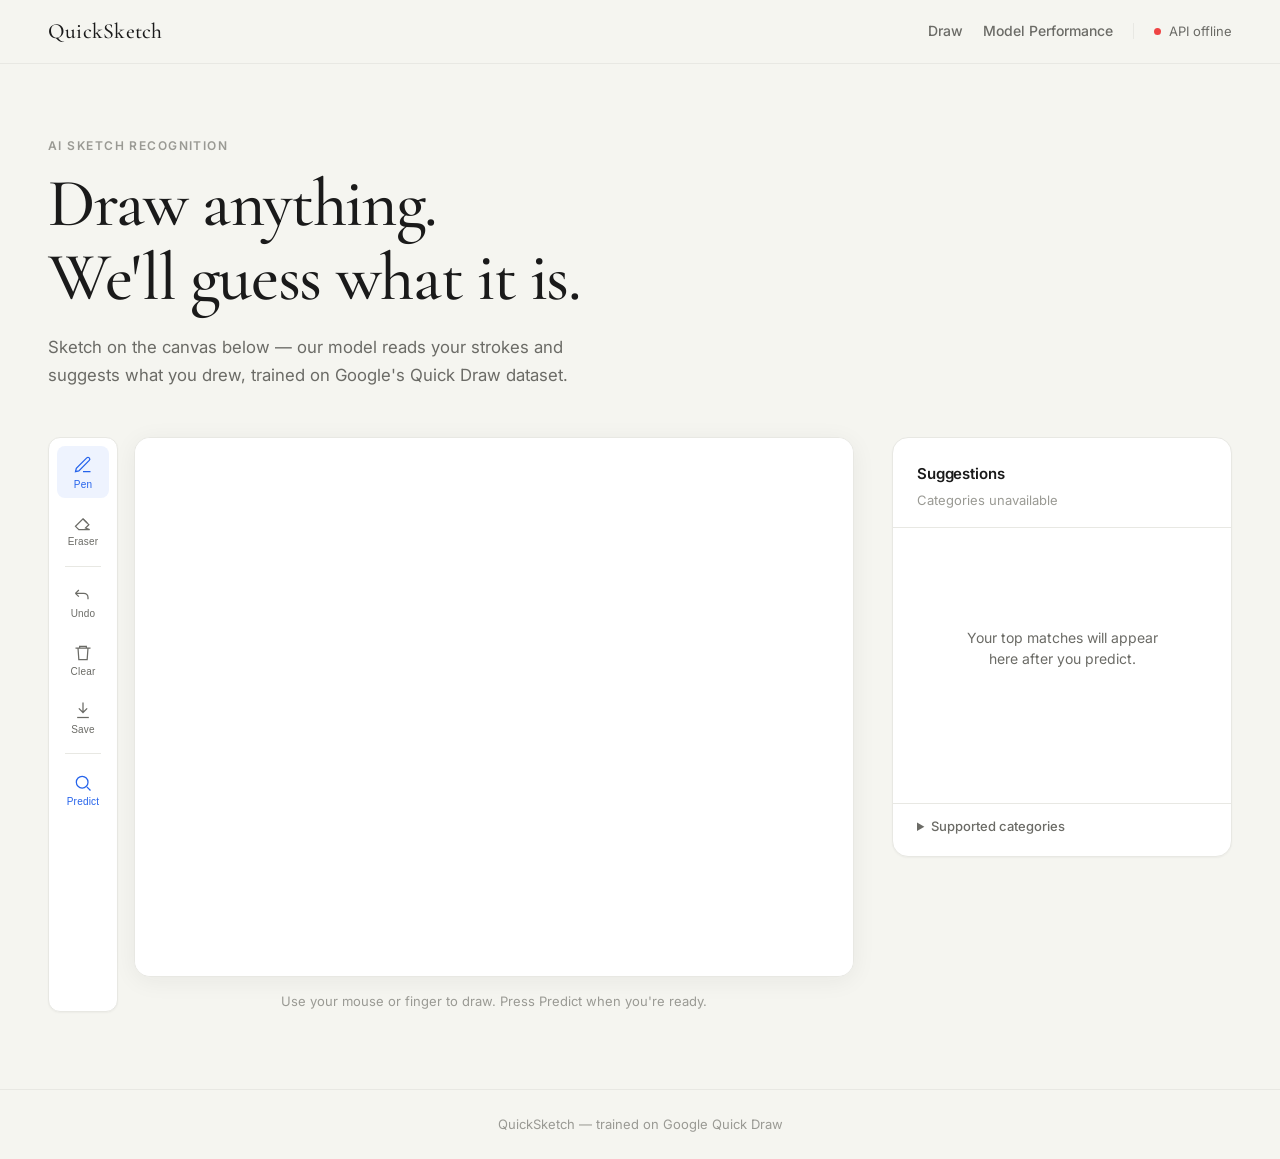
<file: docs/index.html>
<!DOCTYPE html>
<html lang="en">
<head>
  <meta charset="UTF-8">
  <meta name="viewport" content="width=device-width, initial-scale=1.0">
  <title>QuickSketch — AI Sketch Recognition</title>
  <link rel="preconnect" href="https://fonts.googleapis.com">
  <link rel="preconnect" href="https://fonts.gstatic.com" crossorigin>
  <link href="https://fonts.googleapis.com/css2?family=Cormorant+Garamond:ital,wght@0,400;0,500;0,600;1,400&family=Inter:wght@400;500;600&display=swap" rel="stylesheet">
  <link rel="stylesheet" href="css/styles.css">
</head>
<body>
  <header class="nav">
    <a href="index.html" class="nav__brand">QuickSketch</a>
    <nav class="nav__links" aria-label="Site navigation">
      <a href="#workspace" class="nav__link">Draw</a>
      <a href="performance.html" class="nav__link">Model Performance</a>
      <span class="nav__divider" aria-hidden="true"></span>
      <span class="nav__status" id="api-status">
        <span class="status-dot" aria-hidden="true"></span>
        <span class="status-text">Connecting…</span>
      </span>
    </nav>
  </header>

  <main>
    <section class="hero">
      <p class="hero__eyebrow">AI sketch recognition</p>
      <h1 class="hero__title">Draw anything.<br>We'll guess what it is.</h1>
      <p class="hero__subtitle">
        Sketch on the canvas below — our model reads your strokes and suggests
        what you drew, trained on Google's Quick Draw dataset.
      </p>
    </section>

    <section class="workspace" id="workspace">
      <div class="workspace__main">
        <aside class="tool-rail" aria-label="Drawing tools">
          <button type="button" class="tool-btn is-active" data-tool="pen" title="Pen" aria-label="Pen" aria-pressed="true">
            <svg viewBox="0 0 24 24" fill="none" stroke="currentColor" stroke-width="1.5" aria-hidden="true">
              <path d="M12 20h9M16.5 3.5a2.12 2.12 0 0 1 3 3L7 19l-4 1 1-4L16.5 3.5z"/>
            </svg>
            <span class="tool-btn__label">Pen</span>
          </button>
          <button type="button" class="tool-btn" data-tool="eraser" title="Eraser" aria-label="Eraser" aria-pressed="false">
            <svg viewBox="0 0 24 24" fill="none" stroke="currentColor" stroke-width="1.5" aria-hidden="true">
              <path d="M20 20H7L3 16l9-9 7 7-4 4z"/><path d="M12 7l5 5"/>
            </svg>
            <span class="tool-btn__label">Eraser</span>
          </button>
          <div class="tool-rail__divider" aria-hidden="true"></div>
          <button type="button" class="tool-btn" data-action="undo" title="Undo" aria-label="Undo">
            <svg viewBox="0 0 24 24" fill="none" stroke="currentColor" stroke-width="1.5" aria-hidden="true">
              <path d="M3 10h10a5 5 0 0 1 5 5v2"/><path d="M3 10l4-4M3 10l4 4"/>
            </svg>
            <span class="tool-btn__label">Undo</span>
          </button>
          <button type="button" class="tool-btn" data-action="clear" title="Clear canvas" aria-label="Clear canvas">
            <svg viewBox="0 0 24 24" fill="none" stroke="currentColor" stroke-width="1.5" aria-hidden="true">
              <path d="M3 6h18M8 6V4h8v2M6 6l1 14h10l1-14"/>
            </svg>
            <span class="tool-btn__label">Clear</span>
          </button>
          <button type="button" class="tool-btn" data-action="download" title="Download drawing" aria-label="Download drawing">
            <svg viewBox="0 0 24 24" fill="none" stroke="currentColor" stroke-width="1.5" aria-hidden="true">
              <path d="M12 3v12M7 10l5 5 5-5"/><path d="M5 21h14"/>
            </svg>
            <span class="tool-btn__label">Save</span>
          </button>
          <div class="tool-rail__divider" aria-hidden="true"></div>
          <button type="button" class="tool-btn tool-btn--primary" data-action="predict" title="Predict sketch" aria-label="Predict sketch">
            <svg viewBox="0 0 24 24" fill="none" stroke="currentColor" stroke-width="1.5" aria-hidden="true">
              <circle cx="11" cy="11" r="7"/><path d="M21 21l-4.35-4.35"/>
            </svg>
            <span class="tool-btn__label">Predict</span>
          </button>
        </aside>

        <div class="canvas-area">
          <div class="canvas-card">
            <canvas id="sketch-canvas" aria-label="Drawing canvas"></canvas>
          </div>
          <p class="canvas-hint">Use your mouse or finger to draw. Press Predict when you're ready.</p>
        </div>
      </div>

      <aside class="results-panel" aria-live="polite" aria-atomic="true">
        <header class="results-panel__header">
          <h2 class="results-panel__title">Suggestions</h2>
          <p class="results-panel__meta" id="category-count"></p>
        </header>

        <div class="results-panel__body" id="results-body">
          <div class="results-empty" id="results-empty">
            <p>Your top matches will appear here after you predict.</p>
          </div>
          <div class="results-loading is-hidden" id="results-loading" aria-hidden="true">
            <div class="spinner" aria-hidden="true"></div>
            <p>Analyzing your sketch…</p>
          </div>
          <div class="results-error is-hidden" id="results-error" aria-hidden="true">
            <p id="results-error-text">Something went wrong.</p>
            <button type="button" class="btn-text" id="retry-predict">Try again</button>
          </div>
          <ul class="results-list is-hidden" id="results-list" aria-label="Prediction results"></ul>
        </div>

        <footer class="results-panel__footer">
          <details class="categories-details">
            <summary>Supported categories</summary>
            <ul class="categories-list" id="categories-list"></ul>
          </details>
        </footer>
      </aside>
    </section>
  </main>

  <footer class="site-footer">
    <p>QuickSketch &mdash; trained on Google Quick Draw</p>
  </footer>

  <script src="js/canvas.js"></script>
  <script src="js/script.js"></script>
</body>
</html>
</file>
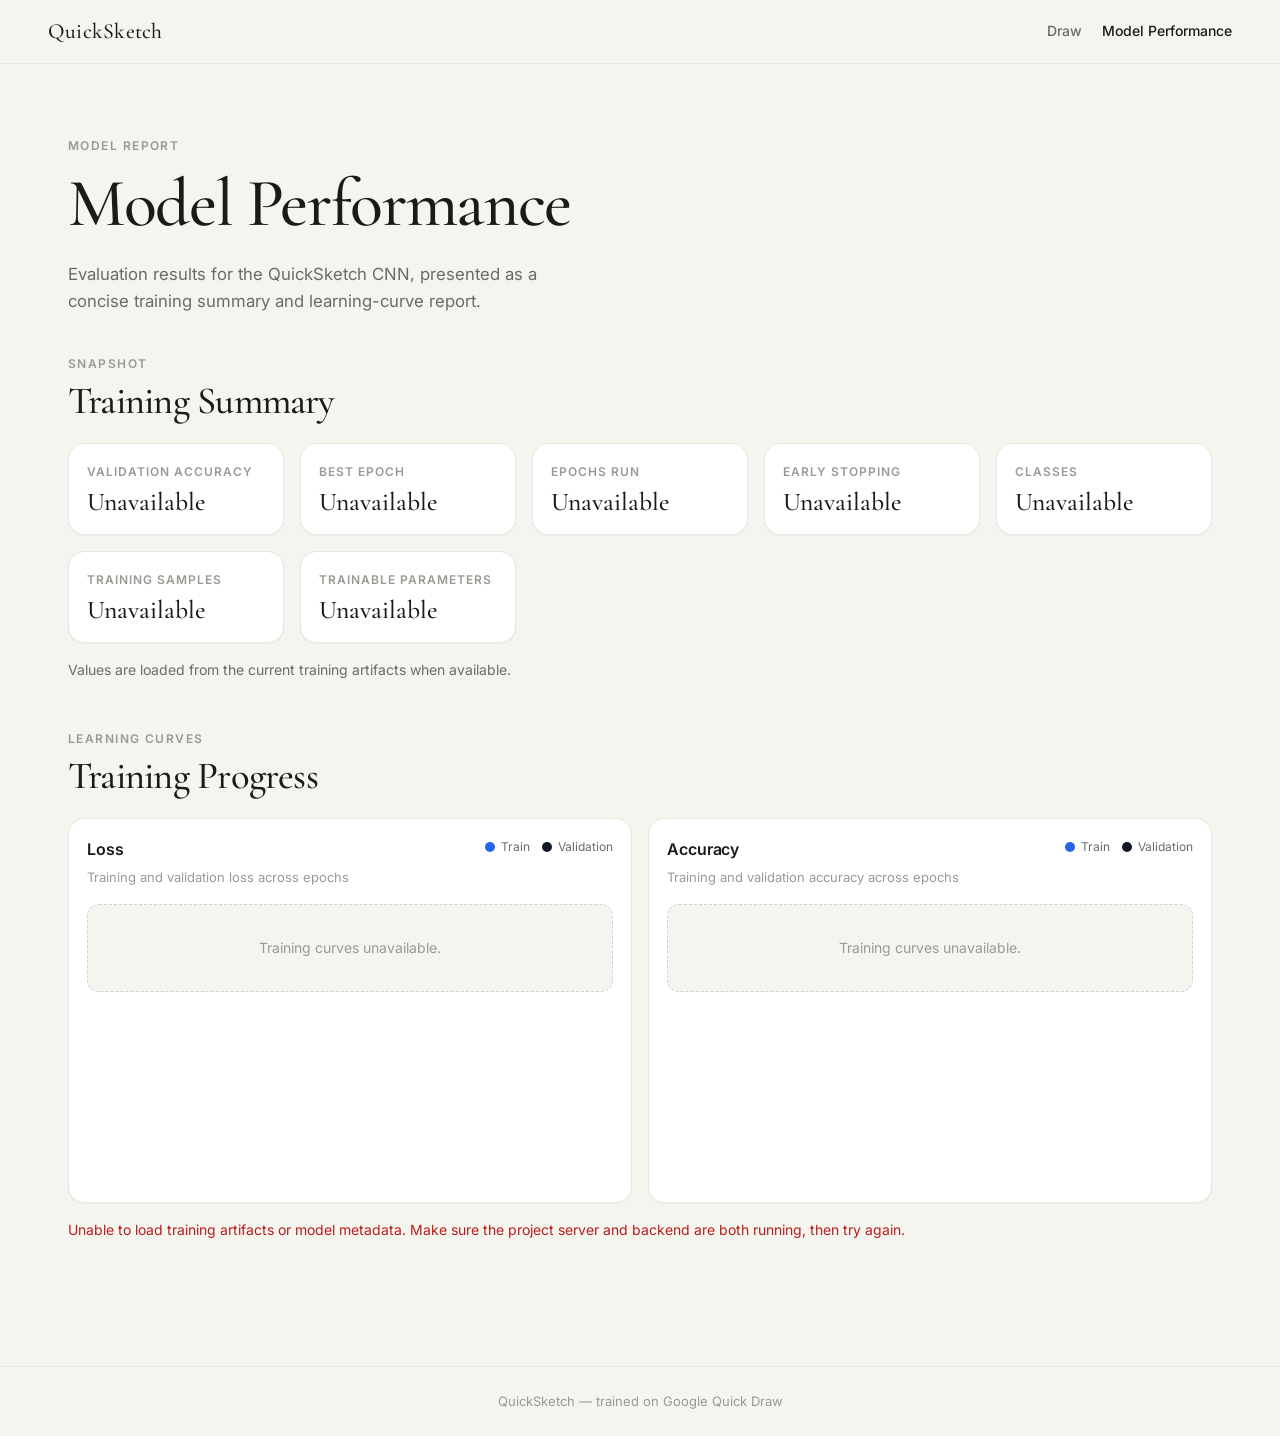
<file: frontend/performance.html>
<!DOCTYPE html>
<html lang="en">
<head>
  <meta charset="UTF-8">
  <meta name="viewport" content="width=device-width, initial-scale=1.0">
  <title>QuickSketch - Model Performance</title>
  <link rel="preconnect" href="https://fonts.googleapis.com">
  <link rel="preconnect" href="https://fonts.gstatic.com" crossorigin>
  <link href="https://fonts.googleapis.com/css2?family=Cormorant+Garamond:ital,wght@0,400;0,500;0,600;1,400&family=Inter:wght@400;500;600&display=swap" rel="stylesheet">
  <link rel="stylesheet" href="css/styles.css">
</head>
<body>
  <header class="nav">
    <a href="index.html" class="nav__brand">QuickSketch</a>
    <nav class="nav__links" aria-label="Site navigation">
      <a href="index.html#workspace" class="nav__link">Draw</a>
      <a href="performance.html" class="nav__link is-active" aria-current="page">Model Performance</a>
    </nav>
  </header>

  <main class="performance-page">
    <section class="hero hero--performance">
      <p class="hero__eyebrow">Model report</p>
      <h1 class="hero__title">Model Performance</h1>
      <p class="hero__subtitle">
        Evaluation results for the QuickSketch CNN, presented as a concise
        training summary and learning-curve report.
      </p>
    </section>

    <section class="report-section" aria-labelledby="summary-heading">
      <div class="section-header">
        <p class="section-header__eyebrow">Snapshot</p>
        <h2 class="section-header__title" id="summary-heading">Training Summary</h2>
      </div>

      <div class="summary-grid" id="summary-grid">
        <article class="summary-card">
          <p class="summary-card__label">Validation Accuracy</p>
          <p class="summary-card__value" data-summary="best_val_accuracy">Loading</p>
        </article>
        <article class="summary-card">
          <p class="summary-card__label">Best Epoch</p>
          <p class="summary-card__value" data-summary="best_epoch">Loading</p>
        </article>
        <article class="summary-card">
          <p class="summary-card__label">Epochs Run</p>
          <p class="summary-card__value" data-summary="num_epochs_run">Loading</p>
        </article>
        <article class="summary-card">
          <p class="summary-card__label">Early Stopping</p>
          <p class="summary-card__value" data-summary="early_stopped">Loading</p>
        </article>
        <article class="summary-card">
          <p class="summary-card__label">Classes</p>
          <p class="summary-card__value" data-summary="num_classes">Loading</p>
        </article>
        <article class="summary-card">
          <p class="summary-card__label">Training Samples</p>
          <p class="summary-card__value" data-summary="training_samples">Loading</p>
        </article>
        <article class="summary-card">
          <p class="summary-card__label">Trainable Parameters</p>
          <p class="summary-card__value" data-summary="trainable_parameters">Loading</p>
        </article>
      </div>

      <p class="report-note" id="summary-note">
        Values are loaded from the current training artifacts when available.
      </p>
    </section>

    <section class="report-section" aria-labelledby="curves-heading">
      <div class="section-header">
        <p class="section-header__eyebrow">Learning curves</p>
        <h2 class="section-header__title" id="curves-heading">Training Progress</h2>
      </div>

      <div class="chart-grid">
        <article class="chart-card">
          <div class="chart-card__header">
            <div>
              <h3 class="chart-card__title">Loss</h3>
              <p class="chart-card__meta">Training and validation loss across epochs</p>
            </div>
            <div class="chart-legend" aria-hidden="true">
              <span class="chart-legend__item"><span class="chart-legend__swatch chart-legend__swatch--train"></span>Train</span>
              <span class="chart-legend__item"><span class="chart-legend__swatch chart-legend__swatch--val"></span>Validation</span>
            </div>
          </div>
          <div class="chart-shell" id="loss-chart" role="img" aria-label="Training and validation loss chart"></div>
        </article>

        <article class="chart-card">
          <div class="chart-card__header">
            <div>
              <h3 class="chart-card__title">Accuracy</h3>
              <p class="chart-card__meta">Training and validation accuracy across epochs</p>
            </div>
            <div class="chart-legend" aria-hidden="true">
              <span class="chart-legend__item"><span class="chart-legend__swatch chart-legend__swatch--train"></span>Train</span>
              <span class="chart-legend__item"><span class="chart-legend__swatch chart-legend__swatch--val"></span>Validation</span>
            </div>
          </div>
          <div class="chart-shell" id="accuracy-chart" role="img" aria-label="Training and validation accuracy chart"></div>
        </article>
      </div>

      <p class="report-note report-note--error is-hidden" id="performance-error" aria-live="polite">
        Unable to load training artifacts.
      </p>
    </section>
  </main>

  <footer class="site-footer">
    <p>QuickSketch &mdash; trained on Google Quick Draw</p>
  </footer>

  <script src="js/performance.js"></script>
</body>
</html>
</file>
<file: docs/css/styles.css>
/* QuickSketch — minimal editorial UI */

:root {
  --bg: #F5F5F0;
  --surface: #FFFFFF;
  --text: #1A1A1A;
  --text-muted: #6B6B66;
  --text-subtle: #9A9A94;
  --accent: #2563EB;
  --accent-hover: #1D4ED8;
  --accent-soft: rgba(37, 99, 235, 0.08);
  --border: #E8E8E3;
  --border-strong: #D4D4CE;
  --shadow-sm: 0 1px 2px rgba(26, 26, 26, 0.04);
  --shadow-md: 0 4px 24px rgba(26, 26, 26, 0.06);
  --radius-sm: 8px;
  --radius-md: 12px;
  --radius-lg: 16px;
  --font-sans: 'Inter', system-ui, -apple-system, sans-serif;
  --font-serif: 'Cormorant Garamond', Georgia, 'Times New Roman', serif;
  --nav-height: 64px;
  --transition: 0.18s ease;
}

*,
*::before,
*::after {
  box-sizing: border-box;
}

html {
  scroll-behavior: smooth;
}

body {
  margin: 0;
  min-height: 100vh;
  font-family: var(--font-sans);
  font-size: 15px;
  line-height: 1.6;
  color: var(--text);
  background: var(--bg);
  -webkit-font-smoothing: antialiased;
}

/* ── Navigation ── */

.nav {
  position: sticky;
  top: 0;
  z-index: 100;
  display: flex;
  align-items: center;
  justify-content: space-between;
  height: var(--nav-height);
  padding: 0 clamp(1.25rem, 4vw, 3rem);
  background: rgba(245, 245, 240, 0.92);
  backdrop-filter: blur(12px);
  border-bottom: 1px solid var(--border);
}

.nav__brand {
  font-family: var(--font-serif);
  font-size: 1.35rem;
  font-weight: 500;
  letter-spacing: 0.01em;
  color: var(--text);
  text-decoration: none;
}

.nav__links {
  display: flex;
  align-items: center;
  gap: 1.25rem;
}

.nav__link {
  font-size: 0.875rem;
  font-weight: 500;
  color: var(--text-muted);
  text-decoration: none;
  transition: color var(--transition);
}

.nav__link:hover {
  color: var(--text);
}

.nav__divider {
  width: 1px;
  height: 16px;
  background: var(--border);
}

.nav__status {
  display: flex;
  align-items: center;
  gap: 0.5rem;
  font-size: 0.8125rem;
  color: var(--text-muted);
}

.status-dot {
  width: 7px;
  height: 7px;
  border-radius: 50%;
  background: var(--text-subtle);
  transition: background var(--transition);
}

.nav__status.is-online .status-dot {
  background: #22C55E;
}

.nav__status.is-offline .status-dot {
  background: #EF4444;
}

/* ── Hero ── */

.hero {
  max-width: 720px;
  padding: clamp(2.5rem, 6vw, 4.5rem) clamp(1.25rem, 4vw, 3rem) clamp(2rem, 4vw, 3rem);
}

.hero__eyebrow {
  margin: 0 0 0.75rem;
  font-size: 0.75rem;
  font-weight: 600;
  letter-spacing: 0.12em;
  text-transform: uppercase;
  color: var(--text-subtle);
}

.hero__title {
  margin: 0 0 1.25rem;
  font-family: var(--font-serif);
  font-size: clamp(2.75rem, 6vw, 4.25rem);
  font-weight: 500;
  line-height: 1.08;
  letter-spacing: -0.02em;
  color: var(--text);
}

.hero__subtitle {
  margin: 0;
  max-width: 520px;
  font-size: 1.05rem;
  line-height: 1.65;
  color: var(--text-muted);
}

.hero--performance {
  max-width: 900px;
  padding-bottom: clamp(1.5rem, 3vw, 2.5rem);
}

.hero-meta {
  display: flex;
  flex-wrap: wrap;
  gap: 0.65rem;
  margin-top: 1.35rem;
}

.hero-meta__item {
  display: inline-flex;
  align-items: center;
  min-height: 34px;
  padding: 0.4rem 0.75rem;
  font-size: 0.8125rem;
  color: var(--text-muted);
  background: rgba(255, 255, 255, 0.68);
  border: 1px solid var(--border);
  border-radius: 999px;
}

/* ── Workspace ── */

.workspace {
  display: grid;
  grid-template-columns: 1fr minmax(280px, 340px);
  gap: clamp(1.5rem, 3vw, 2.5rem);
  align-items: start;
  padding: 0 clamp(1.25rem, 4vw, 3rem) clamp(3rem, 6vw, 5rem);
  max-width: 1400px;
  margin: 0 auto;
}

.workspace__main {
  display: flex;
  gap: 1rem;
  min-width: 0;
}

.performance-page {
  max-width: 1240px;
  margin: 0 auto;
  padding-bottom: clamp(3rem, 6vw, 5rem);
}

.report-section {
  padding: 0 clamp(1.25rem, 4vw, 3rem);
  margin-bottom: clamp(2.5rem, 4vw, 3.5rem);
}

.section-header {
  margin-bottom: 1.35rem;
  max-width: 720px;
}

.section-header__eyebrow {
  margin: 0 0 0.35rem;
  font-size: 0.75rem;
  font-weight: 600;
  letter-spacing: 0.12em;
  text-transform: uppercase;
  color: var(--text-subtle);
}

.section-header__title {
  margin: 0;
  font-family: var(--font-serif);
  font-size: clamp(1.8rem, 3vw, 2.5rem);
  font-weight: 500;
  line-height: 1.15;
  letter-spacing: -0.02em;
}

.summary-grid {
  display: grid;
  grid-template-columns: repeat(auto-fit, minmax(180px, 1fr));
  gap: 1rem;
}

.summary-card,
.chart-card {
  background: var(--surface);
  border: 1px solid var(--border);
  border-radius: var(--radius-lg);
  box-shadow: var(--shadow-sm);
}

.summary-card {
  padding: 1.1rem 1.15rem;
  min-height: 122px;
  display: flex;
  flex-direction: column;
  justify-content: flex-end;
}

.summary-card--placeholder {
  background: rgba(255, 255, 255, 0.7);
}

.summary-card__label {
  margin: 0 0 0.45rem;
  font-size: 0.75rem;
  font-weight: 600;
  letter-spacing: 0.08em;
  text-transform: uppercase;
  color: var(--text-subtle);
}

.summary-card__value {
  margin: 0;
  font-family: var(--font-serif);
  font-size: clamp(1.5rem, 2vw, 2rem);
  font-weight: 500;
  line-height: 1.1;
  color: var(--text);
  text-wrap: balance;
}

.report-note {
  margin: 1rem 0 0;
  font-size: 0.875rem;
  color: var(--text-muted);
}

.report-note--error {
  color: #B91C1C;
}

.chart-grid {
  display: grid;
  grid-template-columns: repeat(auto-fit, minmax(320px, 1fr));
  gap: 1rem;
}

.artifact-card {
  padding: 1.15rem;
  background: var(--surface);
  border: 1px solid var(--border);
  border-radius: var(--radius-lg);
  box-shadow: var(--shadow-sm);
}

.artifact-card__header {
  margin-bottom: 1rem;
}

.artifact-card__title {
  margin: 0;
  font-size: 1rem;
  font-weight: 600;
  letter-spacing: -0.01em;
}

.artifact-card__meta {
  margin: 0.25rem 0 0;
  font-size: 0.8125rem;
  color: var(--text-subtle);
}

.chart-card {
  padding: 1.15rem;
  min-width: 0;
}

.chart-card__header {
  display: flex;
  align-items: flex-start;
  justify-content: space-between;
  gap: 1rem;
  margin-bottom: 1rem;
}

.chart-card__title {
  margin: 0;
  font-size: 1rem;
  font-weight: 600;
  letter-spacing: -0.01em;
}

.chart-card__meta {
  margin: 0.25rem 0 0;
  font-size: 0.8125rem;
  color: var(--text-subtle);
}

.chart-legend {
  display: flex;
  flex-wrap: wrap;
  justify-content: flex-end;
  gap: 0.75rem;
  font-size: 0.75rem;
  color: var(--text-muted);
}

.chart-legend__item {
  display: inline-flex;
  align-items: center;
  gap: 0.35rem;
}

.chart-legend__swatch {
  width: 10px;
  height: 10px;
  border-radius: 50%;
}

.chart-legend__swatch--train {
  background: var(--accent);
}

.chart-legend__swatch--val {
  background: #111827;
}

.chart-shell {
  min-height: 280px;
}

.chart-shell__empty {
  margin: 0;
  padding: 2rem 1rem;
  text-align: center;
  font-size: 0.875rem;
  color: var(--text-subtle);
  background: var(--bg);
  border: 1px dashed var(--border-strong);
  border-radius: var(--radius-md);
}

.chart-svg {
  display: block;
  width: 100%;
  height: auto;
}

.matrix-figure {
  margin: 0;
}

.matrix-image {
  display: block;
  width: 100%;
  height: auto;
  background: var(--bg);
  border: 1px solid var(--border);
  border-radius: var(--radius-md);
}

.matrix-caption {
  margin-top: 0.875rem;
  font-size: 0.875rem;
  color: var(--text-muted);
}

.metrics-table-wrap {
  overflow-x: auto;
  border: 1px solid var(--border);
  border-radius: var(--radius-md);
  background: var(--surface);
}

.metrics-table {
  width: 100%;
  border-collapse: collapse;
  min-width: 640px;
  background: var(--surface);
}

.metrics-table th,
.metrics-table td {
  padding: 0.85rem 1rem;
  border-bottom: 1px solid var(--border);
  text-align: left;
  font-size: 0.875rem;
  white-space: nowrap;
  font-variant-numeric: tabular-nums;
}

.metrics-table thead th {
  font-size: 0.75rem;
  font-weight: 600;
  letter-spacing: 0.08em;
  text-transform: uppercase;
  color: var(--text-subtle);
  background: rgba(245, 245, 240, 0.65);
}

.metrics-table tbody th {
  font-weight: 600;
  color: var(--text);
}

.metrics-table tbody tr:hover {
  background: rgba(245, 245, 240, 0.55);
}

.metrics-table tbody tr:last-child th,
.metrics-table tbody tr:last-child td {
  border-bottom: none;
}

.metrics-table__empty {
  text-align: center;
  color: var(--text-subtle);
}

.insight-grid {
  display: grid;
  grid-template-columns: repeat(auto-fit, minmax(240px, 1fr));
  gap: 1rem;
}

.insight-card {
  padding: 1.1rem 1.15rem;
  background: var(--surface);
  border: 1px solid var(--border);
  border-radius: var(--radius-lg);
  box-shadow: var(--shadow-sm);
  min-height: 180px;
}

.insight-card--placeholder {
  background: rgba(255, 255, 255, 0.7);
}

.insight-card__eyebrow {
  margin: 0 0 0.4rem;
  font-size: 0.72rem;
  font-weight: 600;
  letter-spacing: 0.1em;
  text-transform: uppercase;
  color: var(--text-subtle);
}

.insight-card__title {
  margin: 0 0 0.5rem;
  font-family: var(--font-serif);
  font-size: 1.3rem;
  font-weight: 500;
  line-height: 1.15;
  letter-spacing: -0.01em;
}

.insight-card__body {
  margin: 0;
  font-size: 0.875rem;
  color: var(--text-muted);
}

.performance-body .nav__links {
  gap: 1rem;
}

.chart-plot {
  fill: var(--bg);
  stroke: none;
}

.chart-grid-line {
  stroke: var(--border);
  stroke-width: 1;
}

.chart-axis-line,
.chart-axis-tick {
  stroke: var(--border-strong);
  stroke-width: 1;
}

.chart-axis-label {
  fill: var(--text-subtle);
  font-size: 11px;
  font-family: var(--font-sans);
}

.chart-line {
  fill: none;
  stroke-width: 2.5;
  stroke-linecap: round;
  stroke-linejoin: round;
}

.chart-line--train,
.chart-point--train {
  stroke: var(--accent);
  fill: var(--accent);
}

.chart-line--val,
.chart-point--val {
  stroke: #111827;
  fill: #111827;
}

.nav__link.is-active {
  color: var(--text);
}

/* ── Tool rail ── */

.tool-rail {
  display: flex;
  flex-direction: column;
  gap: 0.35rem;
  flex-shrink: 0;
  padding: 0.5rem;
  background: var(--surface);
  border: 1px solid var(--border);
  border-radius: var(--radius-md);
  box-shadow: var(--shadow-sm);
}

.tool-btn {
  display: flex;
  flex-direction: column;
  align-items: center;
  justify-content: center;
  gap: 0.2rem;
  width: 52px;
  height: 52px;
  padding: 0.4rem;
  border: none;
  border-radius: var(--radius-sm);
  background: transparent;
  color: var(--text-muted);
  cursor: pointer;
  transition: background var(--transition), color var(--transition);
}

.tool-btn svg {
  width: 20px;
  height: 20px;
}

.tool-btn__label {
  font-size: 0.625rem;
  font-weight: 500;
  letter-spacing: 0.02em;
}

.tool-btn:hover {
  background: var(--bg);
  color: var(--text);
}

.tool-btn.is-active {
  background: var(--accent-soft);
  color: var(--accent);
}

.tool-btn--primary {
  color: var(--accent);
}

.tool-btn--primary:hover {
  background: var(--accent-soft);
}

.tool-btn:disabled {
  opacity: 0.4;
  cursor: not-allowed;
}

.tool-rail__divider {
  height: 1px;
  margin: 0.25rem 0.5rem;
  background: var(--border);
}

/* ── Canvas area ── */

.canvas-area {
  flex: 1;
  min-width: 0;
}

.canvas-card {
  position: relative;
  background: var(--surface);
  border: 1px solid var(--border);
  border-radius: var(--radius-lg);
  box-shadow: var(--shadow-md);
  overflow: hidden;
  aspect-ratio: 4 / 3;
  max-height: min(72vh, 640px);
}

#sketch-canvas {
  display: block;
  width: 100%;
  height: 100%;
  touch-action: none;
  cursor: url("data:image/svg+xml,%3Csvg xmlns='http://www.w3.org/2000/svg' width='24' height='24' viewBox='0 0 24 24'%3E%3Ccircle cx='12' cy='12' r='3' fill='none' stroke='%23FFFFFF' stroke-width='3'/%3E%3Ccircle cx='12' cy='12' r='3' fill='none' stroke='%231A1A1A' stroke-width='1.5'/%3E%3Cpath d='M12 1.5v7M12 16.5v6M1.5 12h7M16.5 12h6' stroke='%23FFFFFF' stroke-width='3' stroke-linecap='round'/%3E%3Cpath d='M12 1.5v7M12 16.5v6M1.5 12h7M16.5 12h6' stroke='%231A1A1A' stroke-width='1.5' stroke-linecap='round'/%3E%3C/svg%3E") 12 12, crosshair;
}

.canvas-card.is-eraser #sketch-canvas {
  cursor: url("data:image/svg+xml,%3Csvg xmlns='http://www.w3.org/2000/svg' width='28' height='28' viewBox='0 0 28 28'%3E%3Ccircle cx='14' cy='14' r='8' fill='none' stroke='%23FFFFFF' stroke-width='3'/%3E%3Ccircle cx='14' cy='14' r='8' fill='none' stroke='%231A1A1A' stroke-width='1.5'/%3E%3Cpath d='M14 4v4M14 20v4M4 14h4M20 14h4' stroke='%23FFFFFF' stroke-width='3' stroke-linecap='round'/%3E%3Cpath d='M14 4v4M14 20v4M4 14h4M20 14h4' stroke='%231A1A1A' stroke-width='1.5' stroke-linecap='round'/%3E%3C/svg%3E") 14 14, cell;
}

.canvas-hint {
  margin: 0.875rem 0 0;
  font-size: 0.8125rem;
  color: var(--text-subtle);
  text-align: center;
}

/* ── Results panel ── */

.results-panel {
  display: flex;
  flex-direction: column;
  min-height: 420px;
  background: var(--surface);
  border: 1px solid var(--border);
  border-radius: var(--radius-lg);
  box-shadow: var(--shadow-sm);
  overflow: hidden;
}

.results-panel__header {
  padding: 1.5rem 1.5rem 1rem;
  border-bottom: 1px solid var(--border);
}

.results-panel__title {
  margin: 0;
  font-size: 0.9375rem;
  font-weight: 600;
  letter-spacing: -0.01em;
}

.results-panel__meta {
  margin: 0.25rem 0 0;
  font-size: 0.8125rem;
  color: var(--text-subtle);
}

.results-panel__body {
  flex: 1;
  padding: 1.25rem 1.5rem;
}

.results-panel__footer {
  padding: 0.75rem 1.5rem 1.25rem;
  border-top: 1px solid var(--border);
}

.results-empty,
.results-loading,
.results-error {
  display: flex;
  flex-direction: column;
  align-items: center;
  justify-content: center;
  gap: 0.75rem;
  min-height: 200px;
  text-align: center;
}

.results-empty p,
.results-loading p,
.results-error p {
  margin: 0;
  font-size: 0.875rem;
  color: var(--text-muted);
  max-width: 220px;
  line-height: 1.55;
}

.results-error p {
  color: #B91C1C;
}

.is-hidden {
  display: none !important;
}

/* Spinner */

.spinner {
  width: 28px;
  height: 28px;
  border: 2px solid var(--border);
  border-top-color: var(--accent);
  border-radius: 50%;
  animation: spin 0.7s linear infinite;
}

@keyframes spin {
  to { transform: rotate(360deg); }
}

/* Result cards */

.results-list {
  list-style: none;
  margin: 0;
  padding: 0;
  display: flex;
  flex-direction: column;
  gap: 0.75rem;
}

.result-card {
  padding: 1rem 1.125rem;
  background: var(--bg);
  border: 1px solid var(--border);
  border-radius: var(--radius-md);
  transition: border-color var(--transition);
}

.result-card:first-child {
  border-color: var(--border-strong);
  background: var(--surface);
}

.result-card__rank {
  display: block;
  margin-bottom: 0.35rem;
  font-size: 0.6875rem;
  font-weight: 600;
  letter-spacing: 0.08em;
  text-transform: uppercase;
  color: var(--text-subtle);
}

.result-card:first-child .result-card__rank {
  color: var(--accent);
}

.result-card__row {
  display: flex;
  align-items: baseline;
  justify-content: space-between;
  gap: 0.75rem;
  margin-bottom: 0.625rem;
}

.result-card__name {
  font-family: var(--font-serif);
  font-size: 1.35rem;
  font-weight: 500;
  line-height: 1.2;
  text-transform: capitalize;
}

.result-card__confidence {
  font-size: 0.875rem;
  font-weight: 600;
  color: var(--text-muted);
  font-variant-numeric: tabular-nums;
}

.result-card__bar {
  height: 4px;
  background: var(--border);
  border-radius: 2px;
  overflow: hidden;
}

.result-card__bar-fill {
  height: 100%;
  background: var(--accent);
  border-radius: 2px;
  transition: width 0.4s ease;
}

.result-card:not(:first-child) .result-card__bar-fill {
  background: var(--text-subtle);
}

/* Categories */

.categories-details {
  font-size: 0.8125rem;
  color: var(--text-muted);
}

.categories-details summary {
  cursor: pointer;
  font-weight: 500;
  color: var(--text-muted);
  transition: color var(--transition);
  user-select: none;
}

.categories-details summary:hover {
  color: var(--text);
}

.categories-details[open] summary {
  margin-bottom: 0.75rem;
  color: var(--text);
}

.categories-list {
  display: flex;
  flex-wrap: wrap;
  gap: 0.4rem;
  list-style: none;
  margin: 0;
  padding: 0;
}

.category-chip {
  padding: 0.2rem 0.6rem;
  font-size: 0.75rem;
  color: var(--text-muted);
  background: var(--bg);
  border: 1px solid var(--border);
  border-radius: 100px;
  text-transform: capitalize;
}

/* Buttons */

.btn-text {
  padding: 0;
  border: none;
  background: none;
  font-family: inherit;
  font-size: 0.8125rem;
  font-weight: 500;
  color: var(--accent);
  cursor: pointer;
  text-decoration: underline;
  text-underline-offset: 2px;
}

.btn-text:hover {
  color: var(--accent-hover);
}

/* ── Footer ── */

.site-footer {
  padding: 1.5rem clamp(1.25rem, 4vw, 3rem);
  border-top: 1px solid var(--border);
  text-align: center;
}

.site-footer p {
  margin: 0;
  font-size: 0.8125rem;
  color: var(--text-subtle);
}

/* ── Responsive ── */

@media (max-width: 1024px) {
  .performance-page {
    padding-bottom: 3rem;
  }

  .workspace {
    grid-template-columns: 1fr;
  }

  .results-panel {
    min-height: auto;
  }

  .summary-grid {
    grid-template-columns: repeat(2, minmax(0, 1fr));
  }
}

@media (max-width: 640px) {
  .performance-body .nav {
    height: auto;
    min-height: var(--nav-height);
    padding-top: 0.85rem;
    padding-bottom: 0.85rem;
    align-items: flex-start;
    gap: 0.75rem;
  }

  .performance-body .nav__links {
    display: flex;
    flex-wrap: wrap;
    justify-content: flex-end;
    row-gap: 0.45rem;
  }

  .performance-body .nav__link {
    display: inline-flex;
  }

  .workspace__main {
    flex-direction: column;
  }

  .chart-card__header {
    flex-direction: column;
  }

  .chart-legend {
    justify-content: flex-start;
  }

  .hero-meta {
    gap: 0.5rem;
  }

  .hero-meta__item {
    width: 100%;
    justify-content: center;
  }

  .summary-grid {
    grid-template-columns: 1fr;
  }

  .summary-card {
    min-height: auto;
  }

  .insight-grid {
    grid-template-columns: 1fr;
  }

  .insight-card {
    min-height: auto;
  }

  .metrics-table {
    min-width: 560px;
  }

  .tool-rail {
    flex-direction: row;
    flex-wrap: wrap;
    justify-content: center;
    width: 100%;
  }

  .tool-rail__divider {
    display: none;
  }

  .tool-btn {
    width: 48px;
    height: 48px;
  }

  body:not(.performance-body) .nav__link {
    display: none;
  }

  body:not(.performance-body) .nav__divider {
    display: none;
  }

  .canvas-card {
    aspect-ratio: 1;
    max-height: none;
  }
}
</file>
<file: frontend/css/styles.css>
/* QuickSketch — minimal editorial UI */

:root {
  --bg: #F5F5F0;
  --surface: #FFFFFF;
  --text: #1A1A1A;
  --text-muted: #6B6B66;
  --text-subtle: #9A9A94;
  --accent: #2563EB;
  --accent-hover: #1D4ED8;
  --accent-soft: rgba(37, 99, 235, 0.08);
  --border: #E8E8E3;
  --border-strong: #D4D4CE;
  --shadow-sm: 0 1px 2px rgba(26, 26, 26, 0.04);
  --shadow-md: 0 4px 24px rgba(26, 26, 26, 0.06);
  --radius-sm: 8px;
  --radius-md: 12px;
  --radius-lg: 16px;
  --font-sans: 'Inter', system-ui, -apple-system, sans-serif;
  --font-serif: 'Cormorant Garamond', Georgia, 'Times New Roman', serif;
  --nav-height: 64px;
  --transition: 0.18s ease;
}

*,
*::before,
*::after {
  box-sizing: border-box;
}

html {
  scroll-behavior: smooth;
}

body {
  margin: 0;
  min-height: 100vh;
  font-family: var(--font-sans);
  font-size: 15px;
  line-height: 1.6;
  color: var(--text);
  background: var(--bg);
  -webkit-font-smoothing: antialiased;
}

/* ── Navigation ── */

.nav {
  position: sticky;
  top: 0;
  z-index: 100;
  display: flex;
  align-items: center;
  justify-content: space-between;
  height: var(--nav-height);
  padding: 0 clamp(1.25rem, 4vw, 3rem);
  background: rgba(245, 245, 240, 0.92);
  backdrop-filter: blur(12px);
  border-bottom: 1px solid var(--border);
}

.nav__brand {
  font-family: var(--font-serif);
  font-size: 1.35rem;
  font-weight: 500;
  letter-spacing: 0.01em;
  color: var(--text);
  text-decoration: none;
}

.nav__links {
  display: flex;
  align-items: center;
  gap: 1.25rem;
}

.nav__link {
  font-size: 0.875rem;
  font-weight: 500;
  color: var(--text-muted);
  text-decoration: none;
  transition: color var(--transition);
}

.nav__link:hover {
  color: var(--text);
}

.nav__divider {
  width: 1px;
  height: 16px;
  background: var(--border);
}

.nav__status {
  display: flex;
  align-items: center;
  gap: 0.5rem;
  font-size: 0.8125rem;
  color: var(--text-muted);
}

.status-dot {
  width: 7px;
  height: 7px;
  border-radius: 50%;
  background: var(--text-subtle);
  transition: background var(--transition);
}

.nav__status.is-online .status-dot {
  background: #22C55E;
}

.nav__status.is-offline .status-dot {
  background: #EF4444;
}

/* ── Hero ── */

.hero {
  max-width: 720px;
  padding: clamp(2.5rem, 6vw, 4.5rem) clamp(1.25rem, 4vw, 3rem) clamp(2rem, 4vw, 3rem);
}

.hero__eyebrow {
  margin: 0 0 0.75rem;
  font-size: 0.75rem;
  font-weight: 600;
  letter-spacing: 0.12em;
  text-transform: uppercase;
  color: var(--text-subtle);
}

.hero__title {
  margin: 0 0 1.25rem;
  font-family: var(--font-serif);
  font-size: clamp(2.75rem, 6vw, 4.25rem);
  font-weight: 500;
  line-height: 1.08;
  letter-spacing: -0.02em;
  color: var(--text);
}

.hero__subtitle {
  margin: 0;
  max-width: 520px;
  font-size: 1.05rem;
  line-height: 1.65;
  color: var(--text-muted);
}

.hero--performance {
  max-width: 900px;
  padding-bottom: clamp(1.5rem, 3vw, 2.5rem);
}

/* ── Workspace ── */

.workspace {
  display: grid;
  grid-template-columns: 1fr minmax(280px, 340px);
  gap: clamp(1.5rem, 3vw, 2.5rem);
  align-items: start;
  padding: 0 clamp(1.25rem, 4vw, 3rem) clamp(3rem, 6vw, 5rem);
  max-width: 1400px;
  margin: 0 auto;
}

.workspace__main {
  display: flex;
  gap: 1rem;
  min-width: 0;
}

.performance-page {
  max-width: 1240px;
  margin: 0 auto;
  padding-bottom: clamp(3rem, 6vw, 5rem);
}

.report-section {
  padding: 0 clamp(1.25rem, 4vw, 3rem);
  margin-bottom: clamp(2rem, 4vw, 3rem);
}

.section-header {
  margin-bottom: 1.25rem;
}

.section-header__eyebrow {
  margin: 0 0 0.35rem;
  font-size: 0.75rem;
  font-weight: 600;
  letter-spacing: 0.12em;
  text-transform: uppercase;
  color: var(--text-subtle);
}

.section-header__title {
  margin: 0;
  font-family: var(--font-serif);
  font-size: clamp(1.8rem, 3vw, 2.5rem);
  font-weight: 500;
  line-height: 1.15;
  letter-spacing: -0.02em;
}

.summary-grid {
  display: grid;
  grid-template-columns: repeat(auto-fit, minmax(180px, 1fr));
  gap: 1rem;
}

.summary-card,
.chart-card {
  background: var(--surface);
  border: 1px solid var(--border);
  border-radius: var(--radius-lg);
  box-shadow: var(--shadow-sm);
}

.summary-card {
  padding: 1.1rem 1.15rem;
}

.summary-card--placeholder {
  background: rgba(255, 255, 255, 0.7);
}

.summary-card__label {
  margin: 0 0 0.45rem;
  font-size: 0.75rem;
  font-weight: 600;
  letter-spacing: 0.08em;
  text-transform: uppercase;
  color: var(--text-subtle);
}

.summary-card__value {
  margin: 0;
  font-family: var(--font-serif);
  font-size: clamp(1.5rem, 2vw, 2rem);
  font-weight: 500;
  line-height: 1.1;
  color: var(--text);
}

.report-note {
  margin: 1rem 0 0;
  font-size: 0.875rem;
  color: var(--text-muted);
}

.report-note--error {
  color: #B91C1C;
}

.chart-grid {
  display: grid;
  grid-template-columns: repeat(auto-fit, minmax(320px, 1fr));
  gap: 1rem;
}

.chart-card {
  padding: 1.15rem;
}

.chart-card__header {
  display: flex;
  align-items: flex-start;
  justify-content: space-between;
  gap: 1rem;
  margin-bottom: 1rem;
}

.chart-card__title {
  margin: 0;
  font-size: 1rem;
  font-weight: 600;
  letter-spacing: -0.01em;
}

.chart-card__meta {
  margin: 0.25rem 0 0;
  font-size: 0.8125rem;
  color: var(--text-subtle);
}

.chart-legend {
  display: flex;
  flex-wrap: wrap;
  justify-content: flex-end;
  gap: 0.75rem;
  font-size: 0.75rem;
  color: var(--text-muted);
}

.chart-legend__item {
  display: inline-flex;
  align-items: center;
  gap: 0.35rem;
}

.chart-legend__swatch {
  width: 10px;
  height: 10px;
  border-radius: 50%;
}

.chart-legend__swatch--train {
  background: var(--accent);
}

.chart-legend__swatch--val {
  background: #111827;
}

.chart-shell {
  min-height: 280px;
}

.chart-shell__empty {
  margin: 0;
  padding: 2rem 1rem;
  text-align: center;
  font-size: 0.875rem;
  color: var(--text-subtle);
  background: var(--bg);
  border: 1px dashed var(--border-strong);
  border-radius: var(--radius-md);
}

.chart-svg {
  display: block;
  width: 100%;
  height: auto;
}

.chart-plot {
  fill: var(--bg);
  stroke: none;
}

.chart-grid-line {
  stroke: var(--border);
  stroke-width: 1;
}

.chart-axis-line,
.chart-axis-tick {
  stroke: var(--border-strong);
  stroke-width: 1;
}

.chart-axis-label {
  fill: var(--text-subtle);
  font-size: 11px;
  font-family: var(--font-sans);
}

.chart-line {
  fill: none;
  stroke-width: 2.5;
  stroke-linecap: round;
  stroke-linejoin: round;
}

.chart-line--train,
.chart-point--train {
  stroke: var(--accent);
  fill: var(--accent);
}

.chart-line--val,
.chart-point--val {
  stroke: #111827;
  fill: #111827;
}

.nav__link.is-active {
  color: var(--text);
}

/* ── Tool rail ── */

.tool-rail {
  display: flex;
  flex-direction: column;
  gap: 0.35rem;
  flex-shrink: 0;
  padding: 0.5rem;
  background: var(--surface);
  border: 1px solid var(--border);
  border-radius: var(--radius-md);
  box-shadow: var(--shadow-sm);
}

.tool-btn {
  display: flex;
  flex-direction: column;
  align-items: center;
  justify-content: center;
  gap: 0.2rem;
  width: 52px;
  height: 52px;
  padding: 0.4rem;
  border: none;
  border-radius: var(--radius-sm);
  background: transparent;
  color: var(--text-muted);
  cursor: pointer;
  transition: background var(--transition), color var(--transition);
}

.tool-btn svg {
  width: 20px;
  height: 20px;
}

.tool-btn__label {
  font-size: 0.625rem;
  font-weight: 500;
  letter-spacing: 0.02em;
}

.tool-btn:hover {
  background: var(--bg);
  color: var(--text);
}

.tool-btn.is-active {
  background: var(--accent-soft);
  color: var(--accent);
}

.tool-btn--primary {
  color: var(--accent);
}

.tool-btn--primary:hover {
  background: var(--accent-soft);
}

.tool-btn:disabled {
  opacity: 0.4;
  cursor: not-allowed;
}

.tool-rail__divider {
  height: 1px;
  margin: 0.25rem 0.5rem;
  background: var(--border);
}

/* ── Canvas area ── */

.canvas-area {
  flex: 1;
  min-width: 0;
}

.canvas-card {
  position: relative;
  background: var(--surface);
  border: 1px solid var(--border);
  border-radius: var(--radius-lg);
  box-shadow: var(--shadow-md);
  overflow: hidden;
  aspect-ratio: 4 / 3;
  max-height: min(72vh, 640px);
}

#sketch-canvas {
  display: block;
  width: 100%;
  height: 100%;
  touch-action: none;
  cursor: url("data:image/svg+xml,%3Csvg xmlns='http://www.w3.org/2000/svg' width='24' height='24' viewBox='0 0 24 24'%3E%3Ccircle cx='12' cy='12' r='3' fill='none' stroke='%23FFFFFF' stroke-width='3'/%3E%3Ccircle cx='12' cy='12' r='3' fill='none' stroke='%231A1A1A' stroke-width='1.5'/%3E%3Cpath d='M12 1.5v7M12 16.5v6M1.5 12h7M16.5 12h6' stroke='%23FFFFFF' stroke-width='3' stroke-linecap='round'/%3E%3Cpath d='M12 1.5v7M12 16.5v6M1.5 12h7M16.5 12h6' stroke='%231A1A1A' stroke-width='1.5' stroke-linecap='round'/%3E%3C/svg%3E") 12 12, crosshair;
}

.canvas-card.is-eraser #sketch-canvas {
  cursor: url("data:image/svg+xml,%3Csvg xmlns='http://www.w3.org/2000/svg' width='28' height='28' viewBox='0 0 28 28'%3E%3Ccircle cx='14' cy='14' r='8' fill='none' stroke='%23FFFFFF' stroke-width='3'/%3E%3Ccircle cx='14' cy='14' r='8' fill='none' stroke='%231A1A1A' stroke-width='1.5'/%3E%3Cpath d='M14 4v4M14 20v4M4 14h4M20 14h4' stroke='%23FFFFFF' stroke-width='3' stroke-linecap='round'/%3E%3Cpath d='M14 4v4M14 20v4M4 14h4M20 14h4' stroke='%231A1A1A' stroke-width='1.5' stroke-linecap='round'/%3E%3C/svg%3E") 14 14, cell;
}

.canvas-hint {
  margin: 0.875rem 0 0;
  font-size: 0.8125rem;
  color: var(--text-subtle);
  text-align: center;
}

/* ── Results panel ── */

.results-panel {
  display: flex;
  flex-direction: column;
  min-height: 420px;
  background: var(--surface);
  border: 1px solid var(--border);
  border-radius: var(--radius-lg);
  box-shadow: var(--shadow-sm);
  overflow: hidden;
}

.results-panel__header {
  padding: 1.5rem 1.5rem 1rem;
  border-bottom: 1px solid var(--border);
}

.results-panel__title {
  margin: 0;
  font-size: 0.9375rem;
  font-weight: 600;
  letter-spacing: -0.01em;
}

.results-panel__meta {
  margin: 0.25rem 0 0;
  font-size: 0.8125rem;
  color: var(--text-subtle);
}

.results-panel__body {
  flex: 1;
  padding: 1.25rem 1.5rem;
}

.results-panel__footer {
  padding: 0.75rem 1.5rem 1.25rem;
  border-top: 1px solid var(--border);
}

.results-empty,
.results-loading,
.results-error {
  display: flex;
  flex-direction: column;
  align-items: center;
  justify-content: center;
  gap: 0.75rem;
  min-height: 200px;
  text-align: center;
}

.results-empty p,
.results-loading p,
.results-error p {
  margin: 0;
  font-size: 0.875rem;
  color: var(--text-muted);
  max-width: 220px;
  line-height: 1.55;
}

.results-error p {
  color: #B91C1C;
}

.is-hidden {
  display: none !important;
}

/* Spinner */

.spinner {
  width: 28px;
  height: 28px;
  border: 2px solid var(--border);
  border-top-color: var(--accent);
  border-radius: 50%;
  animation: spin 0.7s linear infinite;
}

@keyframes spin {
  to { transform: rotate(360deg); }
}

/* Result cards */

.results-list {
  list-style: none;
  margin: 0;
  padding: 0;
  display: flex;
  flex-direction: column;
  gap: 0.75rem;
}

.result-card {
  padding: 1rem 1.125rem;
  background: var(--bg);
  border: 1px solid var(--border);
  border-radius: var(--radius-md);
  transition: border-color var(--transition);
}

.result-card:first-child {
  border-color: var(--border-strong);
  background: var(--surface);
}

.result-card__rank {
  display: block;
  margin-bottom: 0.35rem;
  font-size: 0.6875rem;
  font-weight: 600;
  letter-spacing: 0.08em;
  text-transform: uppercase;
  color: var(--text-subtle);
}

.result-card:first-child .result-card__rank {
  color: var(--accent);
}

.result-card__row {
  display: flex;
  align-items: baseline;
  justify-content: space-between;
  gap: 0.75rem;
  margin-bottom: 0.625rem;
}

.result-card__name {
  font-family: var(--font-serif);
  font-size: 1.35rem;
  font-weight: 500;
  line-height: 1.2;
  text-transform: capitalize;
}

.result-card__confidence {
  font-size: 0.875rem;
  font-weight: 600;
  color: var(--text-muted);
  font-variant-numeric: tabular-nums;
}

.result-card__bar {
  height: 4px;
  background: var(--border);
  border-radius: 2px;
  overflow: hidden;
}

.result-card__bar-fill {
  height: 100%;
  background: var(--accent);
  border-radius: 2px;
  transition: width 0.4s ease;
}

.result-card:not(:first-child) .result-card__bar-fill {
  background: var(--text-subtle);
}

/* Categories */

.categories-details {
  font-size: 0.8125rem;
  color: var(--text-muted);
}

.categories-details summary {
  cursor: pointer;
  font-weight: 500;
  color: var(--text-muted);
  transition: color var(--transition);
  user-select: none;
}

.categories-details summary:hover {
  color: var(--text);
}

.categories-details[open] summary {
  margin-bottom: 0.75rem;
  color: var(--text);
}

.categories-list {
  display: flex;
  flex-wrap: wrap;
  gap: 0.4rem;
  list-style: none;
  margin: 0;
  padding: 0;
}

.category-chip {
  padding: 0.2rem 0.6rem;
  font-size: 0.75rem;
  color: var(--text-muted);
  background: var(--bg);
  border: 1px solid var(--border);
  border-radius: 100px;
  text-transform: capitalize;
}

/* Buttons */

.btn-text {
  padding: 0;
  border: none;
  background: none;
  font-family: inherit;
  font-size: 0.8125rem;
  font-weight: 500;
  color: var(--accent);
  cursor: pointer;
  text-decoration: underline;
  text-underline-offset: 2px;
}

.btn-text:hover {
  color: var(--accent-hover);
}

/* ── Footer ── */

.site-footer {
  padding: 1.5rem clamp(1.25rem, 4vw, 3rem);
  border-top: 1px solid var(--border);
  text-align: center;
}

.site-footer p {
  margin: 0;
  font-size: 0.8125rem;
  color: var(--text-subtle);
}

/* ── Responsive ── */

@media (max-width: 1024px) {
  .workspace {
    grid-template-columns: 1fr;
  }

  .results-panel {
    min-height: auto;
  }
}

@media (max-width: 640px) {
  .workspace__main {
    flex-direction: column;
  }

  .chart-card__header {
    flex-direction: column;
  }

  .chart-legend {
    justify-content: flex-start;
  }

  .tool-rail {
    flex-direction: row;
    flex-wrap: wrap;
    justify-content: center;
    width: 100%;
  }

  .tool-rail__divider {
    display: none;
  }

  .tool-btn {
    width: 48px;
    height: 48px;
  }

  .nav__link {
    display: none;
  }

  .nav__divider {
    display: none;
  }

  .canvas-card {
    aspect-ratio: 1;
    max-height: none;
  }
}
</file>
